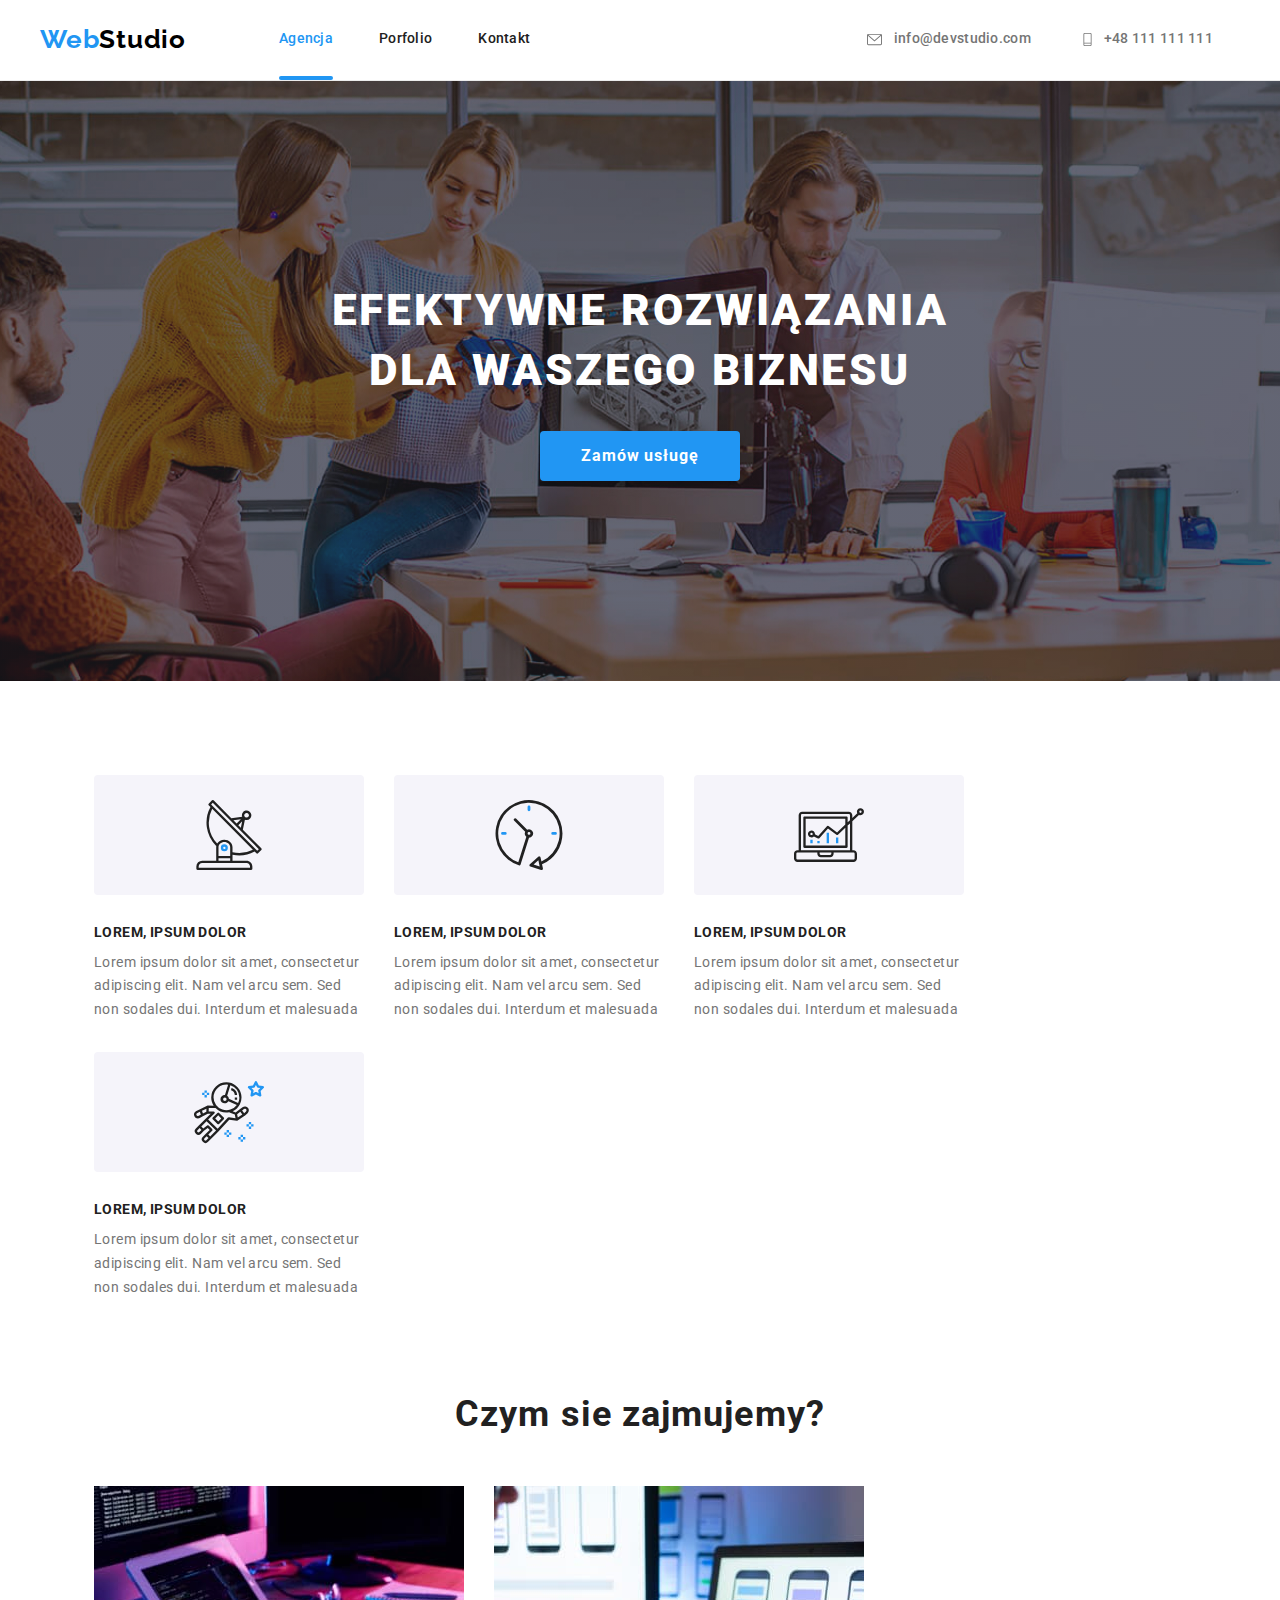
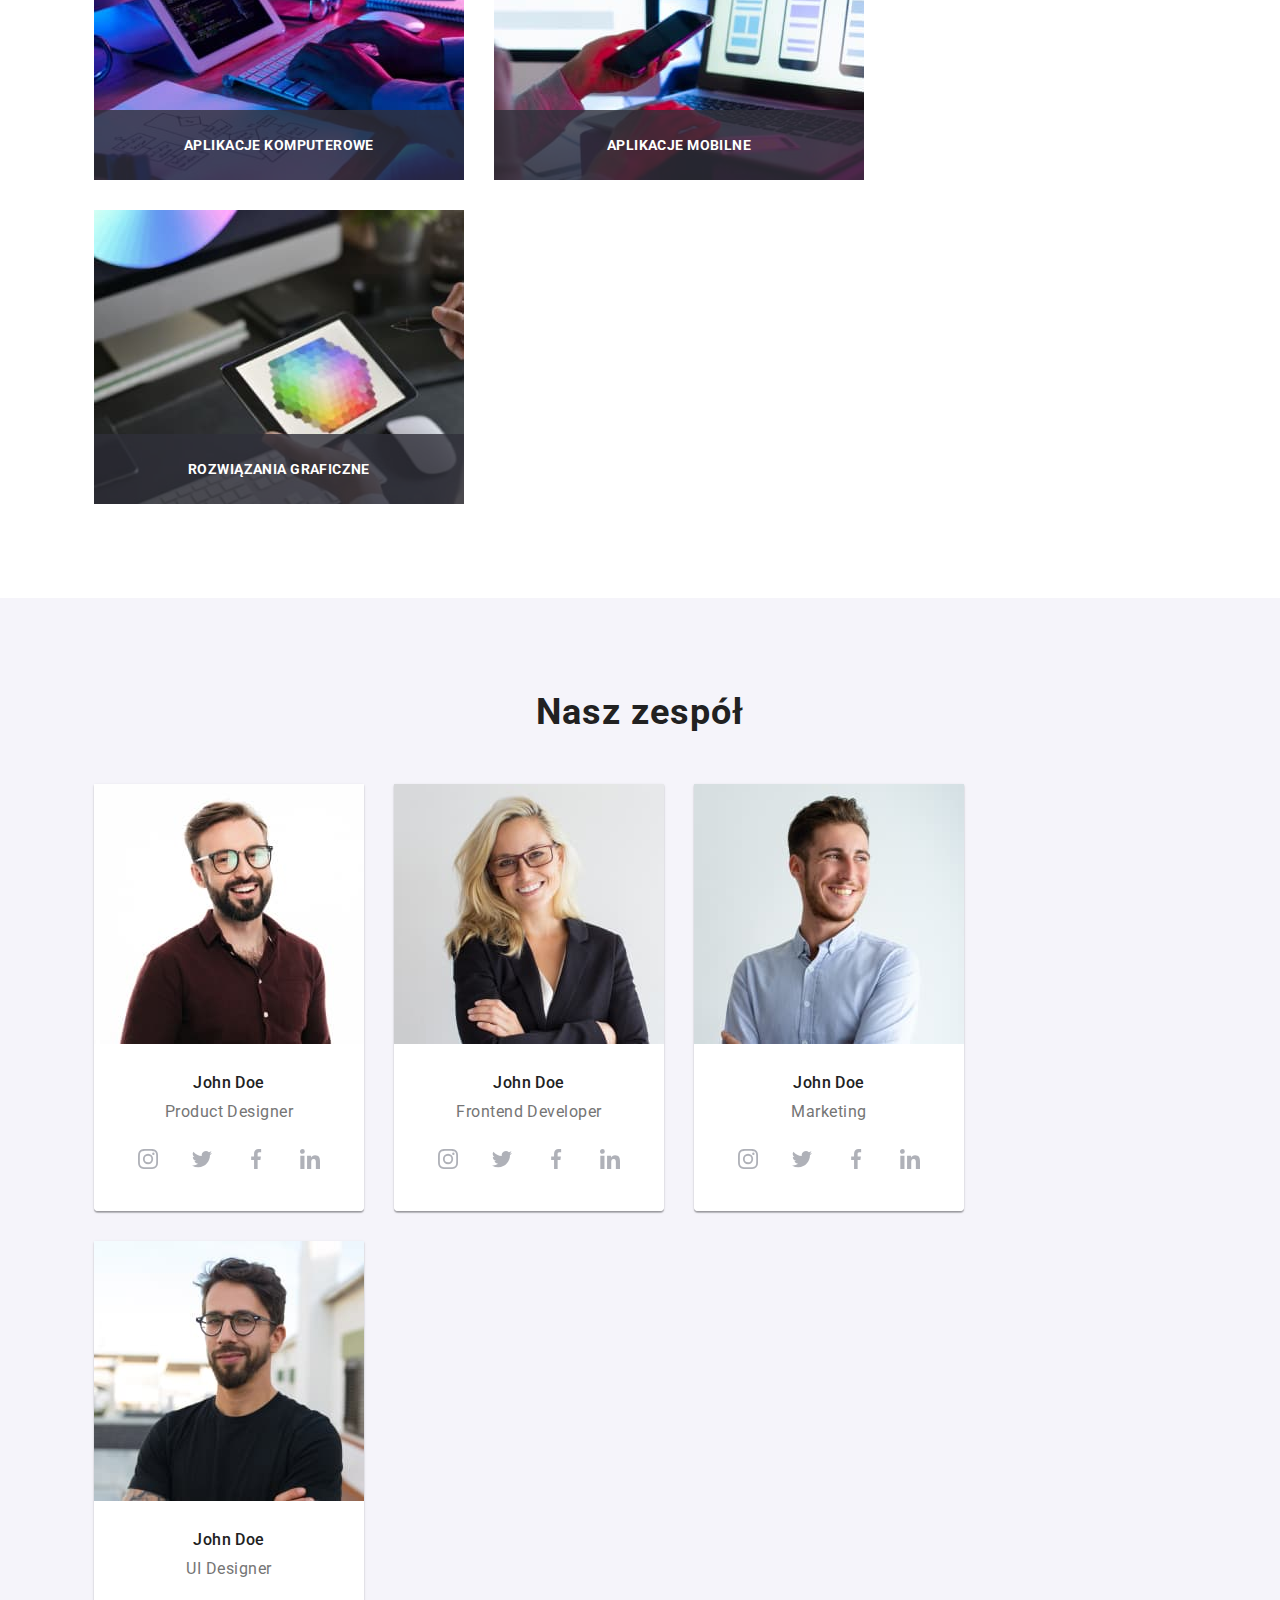
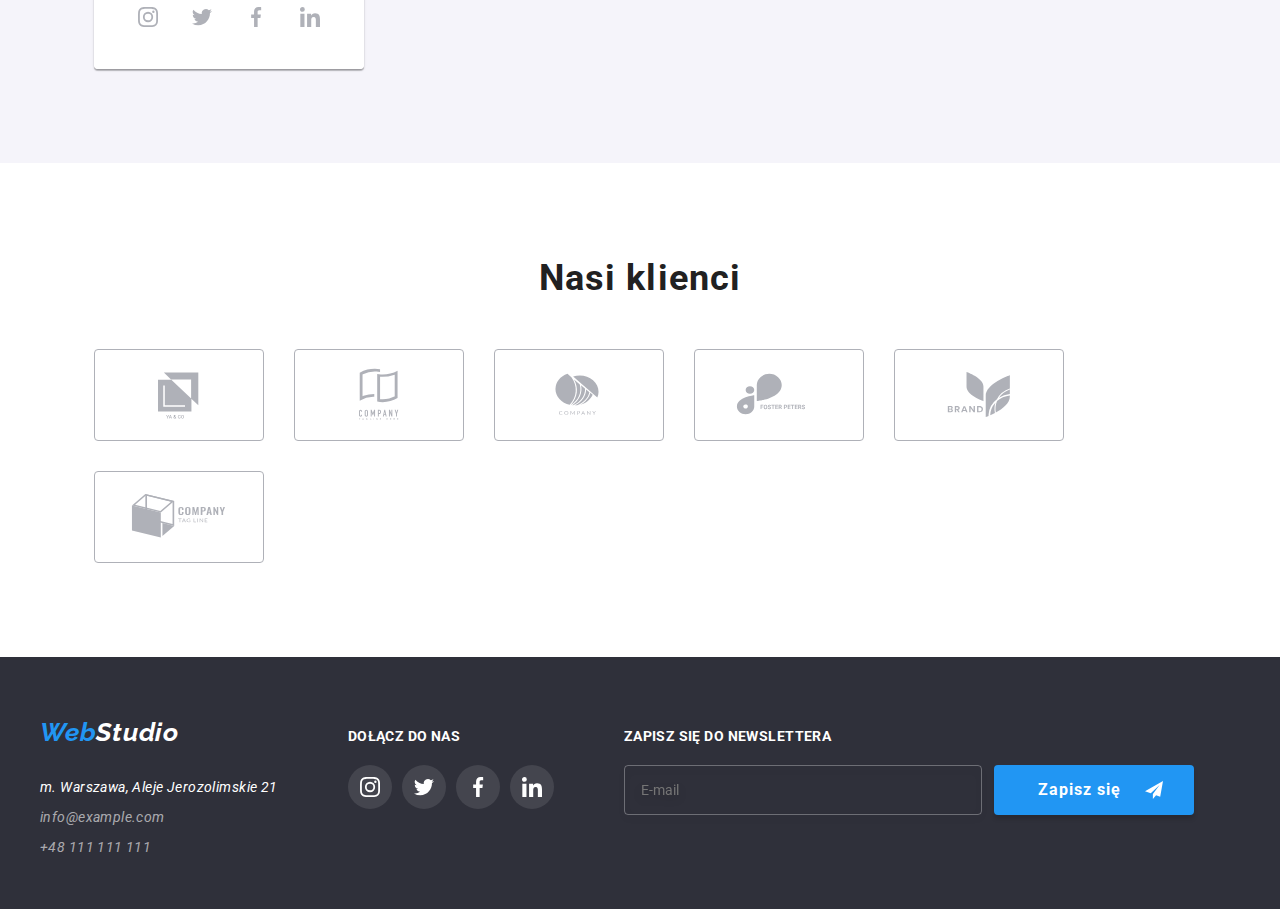
<file: index.html>
<!DOCTYPE html>
<html lang="pl">
  <head>
    <meta charset="utf-8" />
    <link href="css/modern-normalize.css" rel="stylesheet" />
    <link rel="preconnect" href="https://fonts.googleapis.com" />
    <link rel="preconnect" href="https://fonts.gstatic.com" crossorigin />
    <link
      href="https://fonts.googleapis.com/css2?family=Raleway:wght@700&family=Roboto:wght@400;500;700;900&display=swap"
      rel="stylesheet"
    />
    <link href="css/styles.css" rel="stylesheet" />
    <title>Studio</title>
  </head>
  <body>
    <header class="page-header">
      <div class="container">
        <div class="logo-nav">
          <a href="index.html" class="link logo"
            ><span class="web">Web</span>Studio</a
          >
          <nav class="nav">
            <a href="index.html" class="link current-page">Agencja</a>
            <a href="portfolio.html" class="link">Porfolio</a>
            <a href="" class="link">Kontakt</a>
          </nav>
        </div>
        <div class="mail-phone">
          <a href="mailto:info@devstudio.com" class="link header-mail">
            <svg width="19" height="15" class="icons envelope">
              <use href="images/icons.svg#icon-envelope"></use>
            </svg>
            info@devstudio.com
          </a>

          <a href="tel:+48111111111" class="link header-phone">
            <svg width="13" height="19" class="icons smartphone">
              <use href="images/icons.svg#icon-smartphone"></use>
            </svg>
            <span class="phone"> +48 111 111 111 </span>
          </a>
        </div>
      </div>
    </header>
    <main class="main-studio">
      <div class="main-background">
        <div class="container">
          <h1 class="main-head">EFEKTYWNE ROZWIĄZANIA DLA WASZEGO BIZNESU</h1>
          <button type="button" class="button button-studio" data-modal-open>
            Zamów usługę
          </button>
        </div>
      </div>
    </main>
    <section class="lorem-work section">
      <div class="container">
        <ul class="list">
          <li>
            <div class="icon-block">
              <svg width="70" height="70" class="icons">
                <use href="images/icons.svg#icon-antenna-1"></use>
              </svg>
            </div>
            <h3 class="title">Lorem, ipsum dolor</h3>
            <p class="description">
              Lorem ipsum dolor sit amet, consectetur adipiscing elit. Nam vel
              arcu sem. Sed non sodales dui. Interdum et malesuada
            </p>
          </li>
          <li>
            <div class="icon-block">
              <svg width="70" height="70" class="icons">
                <use href="images/icons.svg#icon-clock-1"></use>
              </svg>
            </div>
            <h3 class="title">Lorem, ipsum dolor</h3>
            <p class="description">
              Lorem ipsum dolor sit amet, consectetur adipiscing elit. Nam vel
              arcu sem. Sed non sodales dui. Interdum et malesuada
            </p>
          </li>
          <li>
            <div class="icon-block">
              <svg width="70" height="70" class="icons">
                <use href="images/icons.svg#icon-diagram-1"></use>
              </svg>
            </div>
            <h3 class="title">Lorem, ipsum dolor</h3>
            <p class="description">
              Lorem ipsum dolor sit amet, consectetur adipiscing elit. Nam vel
              arcu sem. Sed non sodales dui. Interdum et malesuada
            </p>
          </li>
          <li>
            <div class="icon-block">
              <svg width="70" height="70" class="icons">
                <use href="images/icons.svg#icon-astronaut-1"></use>
              </svg>
            </div>
            <h3 class="title">Lorem, ipsum dolor</h3>
            <p class="description">
              Lorem ipsum dolor sit amet, consectetur adipiscing elit. Nam vel
              arcu sem. Sed non sodales dui. Interdum et malesuada
            </p>
          </li>
        </ul>
        <h2 class="work-head">Czym sie zajmujemy?</h2>
        <ul class="list">
          <li class="work-list-item">
            <span class="work-image-description">Aplikacje komputerowe</span>
            <img
              src="images/work1.jpg"
              alt="Programista pracuje przy biurku"
              width="370"
              height="294"
            />
          </li>
          <li class="work-list-item">
            <span class="work-image-description">Aplikacje mobilne</span>
            <img
              src="images/work2.jpg"
              alt="'Designer tworzy aplikacje mobilna'"
              width="370"
              height="294"
            />
          </li>
          <li class="work-list-item">
            <span class="work-image-description">Rozwiązania graficzne</span>
            <img
              src="images/work3.jpg"
              alt="Designer pracujacy z paleta kolorow na tablecie"
              width="370"
              height="294"
            />
          </li>
        </ul>
      </div>
    </section>
    <section class="team section">
      <div class="container">
        <h2 class="team-head">Nasz zespół</h2>
        <ul class="list">
          <li>
            <figure class="team-card">
              <img
                src="images/team1doe.jpg"
                alt="Zdjecie Jhona Doe"
                width="270"
                height="260"
              />
              <figcaption class="team-description">
                <p class="team-name">John Doe</p>
                <p class="team-job">Product Designer</p>
                <div class="social-icons">
                  <a href="" class="link socials">
                    <svg width="20" height="20" class="icons">
                      <use href="images/icons.svg#icon-instagram-2"></use>
                    </svg>
                  </a>
                  <a href="" class="link socials">
                    <svg width="20" height="20" class="icons">
                      <use href="images/icons.svg#icon-twitter-1"></use>
                    </svg>
                  </a>
                  <a href="" class="link socials">
                    <svg width="20" height="20" class="icons">
                      <use href="images/icons.svg#icon-facebook-1"></use>
                    </svg>
                  </a>
                  <a href="" class="link socials">
                    <svg width="20" height="20" class="icons">
                      <use href="images/icons.svg#icon-linkedin-1"></use>
                    </svg>
                  </a>
                </div>
              </figcaption>
            </figure>
          </li>
          <li>
            <figure class="team-card">
              <img
                src="images/team2doe.jpg"
                alt="Zdjecie Jhona Doe (wersja zenska)"
                width="270"
                height="260"
              />
              <figcaption class="team-description">
                <p class="team-name">John Doe</p>
                <p class="team-job">Frontend Developer</p>
                <div class="social-icons">
                  <a href="" class="link socials">
                    <svg width="20" height="20" class="icons">
                      <use href="images/icons.svg#icon-instagram-2"></use>
                    </svg>
                  </a>
                  <a href="" class="link socials">
                    <svg width="20" height="20" class="icons">
                      <use href="images/icons.svg#icon-twitter-1"></use>
                    </svg>
                  </a>
                  <a href="" class="link socials">
                    <svg width="20" height="20" class="icons">
                      <use href="images/icons.svg#icon-facebook-1"></use>
                    </svg>
                  </a>
                  <a href="" class="link socials">
                    <svg width="20" height="20" class="icons">
                      <use href="images/icons.svg#icon-linkedin-1"></use>
                    </svg>
                  </a>
                </div>
              </figcaption>
            </figure>
          </li>
          <li>
            <figure class="team-card">
              <img
                src="images/team3doe.jpg"
                alt="Zdjecie Jhona Doe"
                width="270"
                height="260"
              />
              <figcaption class="team-description">
                <p class="team-name">John Doe</p>
                <p class="team-job">Marketing</p>
                <div class="social-icons">
                  <a href="" class="link socials">
                    <svg width="20" height="20" class="icons">
                      <use href="images/icons.svg#icon-instagram-2"></use>
                    </svg>
                  </a>
                  <a href="" class="link socials">
                    <svg width="20" height="20" class="icons">
                      <use href="images/icons.svg#icon-twitter-1"></use>
                    </svg>
                  </a>
                  <a href="" class="link socials">
                    <svg width="20" height="20" class="icons">
                      <use href="images/icons.svg#icon-facebook-1"></use>
                    </svg>
                  </a>
                  <a href="" class="link socials">
                    <svg width="20" height="20" class="icons">
                      <use href="images/icons.svg#icon-linkedin-1"></use>
                    </svg>
                  </a>
                </div>
              </figcaption>
            </figure>
          </li>
          <li>
            <figure class="team-card">
              <img
                src="images/team4doe.jpg"
                alt="Zdjecie Jhona Doe"
                width="270"
                height="260"
              />
              <figcaption class="team-description">
                <p class="team-name">John Doe</p>
                <p class="team-job">UI Designer</p>
                <div class="social-icons">
                  <a href="" class="link socials">
                    <svg width="20" height="20" class="icons">
                      <use href="images/icons.svg#icon-instagram-2"></use>
                    </svg>
                  </a>
                  <a href="" class="link socials">
                    <svg width="20" height="20" class="icons">
                      <use href="images/icons.svg#icon-twitter-1"></use>
                    </svg>
                  </a>
                  <a href="" class="link socials">
                    <svg width="20" height="20" class="icons">
                      <use href="images/icons.svg#icon-facebook-1"></use>
                    </svg>
                  </a>
                  <a href="" class="link socials">
                    <svg width="20" height="20" class="icons">
                      <use href="images/icons.svg#icon-linkedin-1"></use>
                    </svg>
                  </a>
                </div>
              </figcaption>
            </figure>
          </li>
        </ul>
      </div>
    </section>
    <section class="clients section">
      <div class="container">
        <h2 class="clients-head">Nasi klienci</h2>
        <div class="client-list">
          <ul class="list">
            <li>
              <a href="" class="link client-logo">
                <svg width="106" height="60" class="icons">
                  <use href="images/icons.svg#icon-client1"></use>
                </svg>
              </a>
            </li>
            <li>
              <a href="" class="link client-logo">
                <svg width="106" height="60" class="icons">
                  <use href="images/icons.svg#icon-client2"></use>
                </svg>
              </a>
            </li>
            <li>
              <a href="" class="link client-logo">
                <svg width="106" height="60" class="icons">
                  <use href="images/icons.svg#icon-client3"></use>
                </svg>
              </a>
            </li>
            <li>
              <a href="" class="link client-logo">
                <svg width="106" height="60" class="icons">
                  <use href="images/icons.svg#icon-client4"></use>
                </svg>
              </a>
            </li>
            <li>
              <a href="" class="link client-logo">
                <svg width="106" height="60" class="icons">
                  <use href="images/icons.svg#icon-client5"></use>
                </svg>
              </a>
            </li>
            <li>
              <a href="" class="link client-logo">
                <svg width="106" height="60" class="icons">
                  <use href="images/icons.svg#icon-client6"></use>
                </svg>
              </a>
            </li>
          </ul>
        </div>
      </div>
    </section>
    <footer class="page-footer">
      <div class="container">
        <address class="foot-adress">
          <ul class="list">
            <li>
              <a href="index.html" class="link logo"
                ><span class="web">Web</span>Studio</a
              >
            </li>
            <li>m. Warszawa, Aleje Jerozolimskie 21</li>
            <li>
              <a href="mailto:info@example.com" class="link footer-mail"
                >info@example.com</a
              >
            </li>
            <li>
              <a href="tel:+48111111111" class="link footer-phone"
                >+48 111 111 111</a
              >
            </li>
          </ul>
        </address>
        <div class="footer-socials">
          <h3 class="connect-header">dołącz do nas</h3>
          <div class="social-icons">
            <a href="" class="link socials">
              <svg width="20" height="20" class="icons">
                <use href="images/icons.svg#icon-instagram-2"></use>
              </svg>
            </a>
            <a href="" class="link socials">
              <svg width="20" height="20" class="icons">
                <use href="images/icons.svg#icon-twitter-1"></use>
              </svg>
            </a>
            <a href="" class="link socials">
              <svg width="20" height="20" class="icons">
                <use href="images/icons.svg#icon-facebook-1"></use>
              </svg>
            </a>
            <a href="" class="link socials">
              <svg width="20" height="20" class="icons">
                <use href="images/icons.svg#icon-linkedin-1"></use>
              </svg>
            </a>
          </div>
        </div>
        <div class="newsletter">
          <h3 class="newsletter-header">Zapisz się do newslettera</h3>
          <form class="newsletter-form">
            <label>
              <input
                type="text"
                name="newsletter-email"
                placeholder="E-mail"
                class="newsletter-field"
              />
            </label>
            <button type="submit" class="button button-form">
              <span>Zapisz się</span>
              <svg width="18" height="18" class="icons">
                <use href="./images/icons.svg#icon-send"></use>
              </svg>
            </button>
          </form>
        </div>
      </div>
    </footer>

    <div class="backdrop is-hidden" data-modal>
      <div class="modal">
        <button type="button" class="button close-button" data-modal-close>
          X
        </button>
        <form name="order_form" autocomplete="on" class="form">
          <p class="modal-header">Zostaw swoje dane w formularzu poniżej</p>
          <div class="modal-text-fields">
            <!-- Name form -->
            <label for="name" class="label-header">Imię</label>
            <div class="icon-field">
              <input type="text" name="client-name" id="name" class="field" />
              <svg width="18" height="18" class="icons icon-person">
                <use href="./images/icons.svg#icon-person"></use>
              </svg>
            </div>
            <!-- Phone form -->
            <label for="phone" class="label-header">Telefon</label>
            <div class="icon-field">
              <input type="tel" name="client-phone" id="phone" class="field" />
              <svg width="18" height="18" class="icons">
                <use href="./images/icons.svg#icon-phone"></use>
              </svg>
            </div>
            <!-- E-mail form -->
            <label for="email" class="label-header">Email</label>
            <div class="icon-field">
              <input
                type="email"
                name="client-email"
                id="email"
                class="field"
              />
              <svg width="18" height="18" class="icons">
                <use href="./images/icons.svg#icon-email"></use>
              </svg>
            </div>
            <!-- Comment form -->
            <label for="comment" class="label-header">Komentarz</label>
            <div class="icon-field">
              <textarea
                name="client-comment"
                rows="5"
                id="comment"
                placeholder="Wprowadź tekst"
                class="field field-area"
              ></textarea>
            </div>
          </div>
          <!-- Terms form -->
          <div class="check-form">
            <input
              id="terms"
              type="checkbox"
              name="client-terms-accept"
              value="terms-accept"
              class="form-checkbox"
            />
            <!-- icon check -->
            <svg width="16" height="15" class="icon-check">
              <use href="./images/icons.svg#icon-check"></use>
            </svg>
            <!-- icon uncheck -->
            <svg width="16" height="15" class="icon-uncheck">
              <use href="./images/icons.svg#icon-uncheck"></use>
            </svg>
            <label for="terms" class="label-terms">
              Oświadczam iż akceptuję&nbsp;
              <a href="">Regulamin</a>&nbsp;i&nbsp;
              <a href="">Politykę Prywatności</a>.
            </label>
          </div>
          <button type="submit" class="button button-form">Wyślij</button>
        </form>
      </div>
    </div>

    <script src="./js/modal.js"></script>
  </body>
</html>
</file>
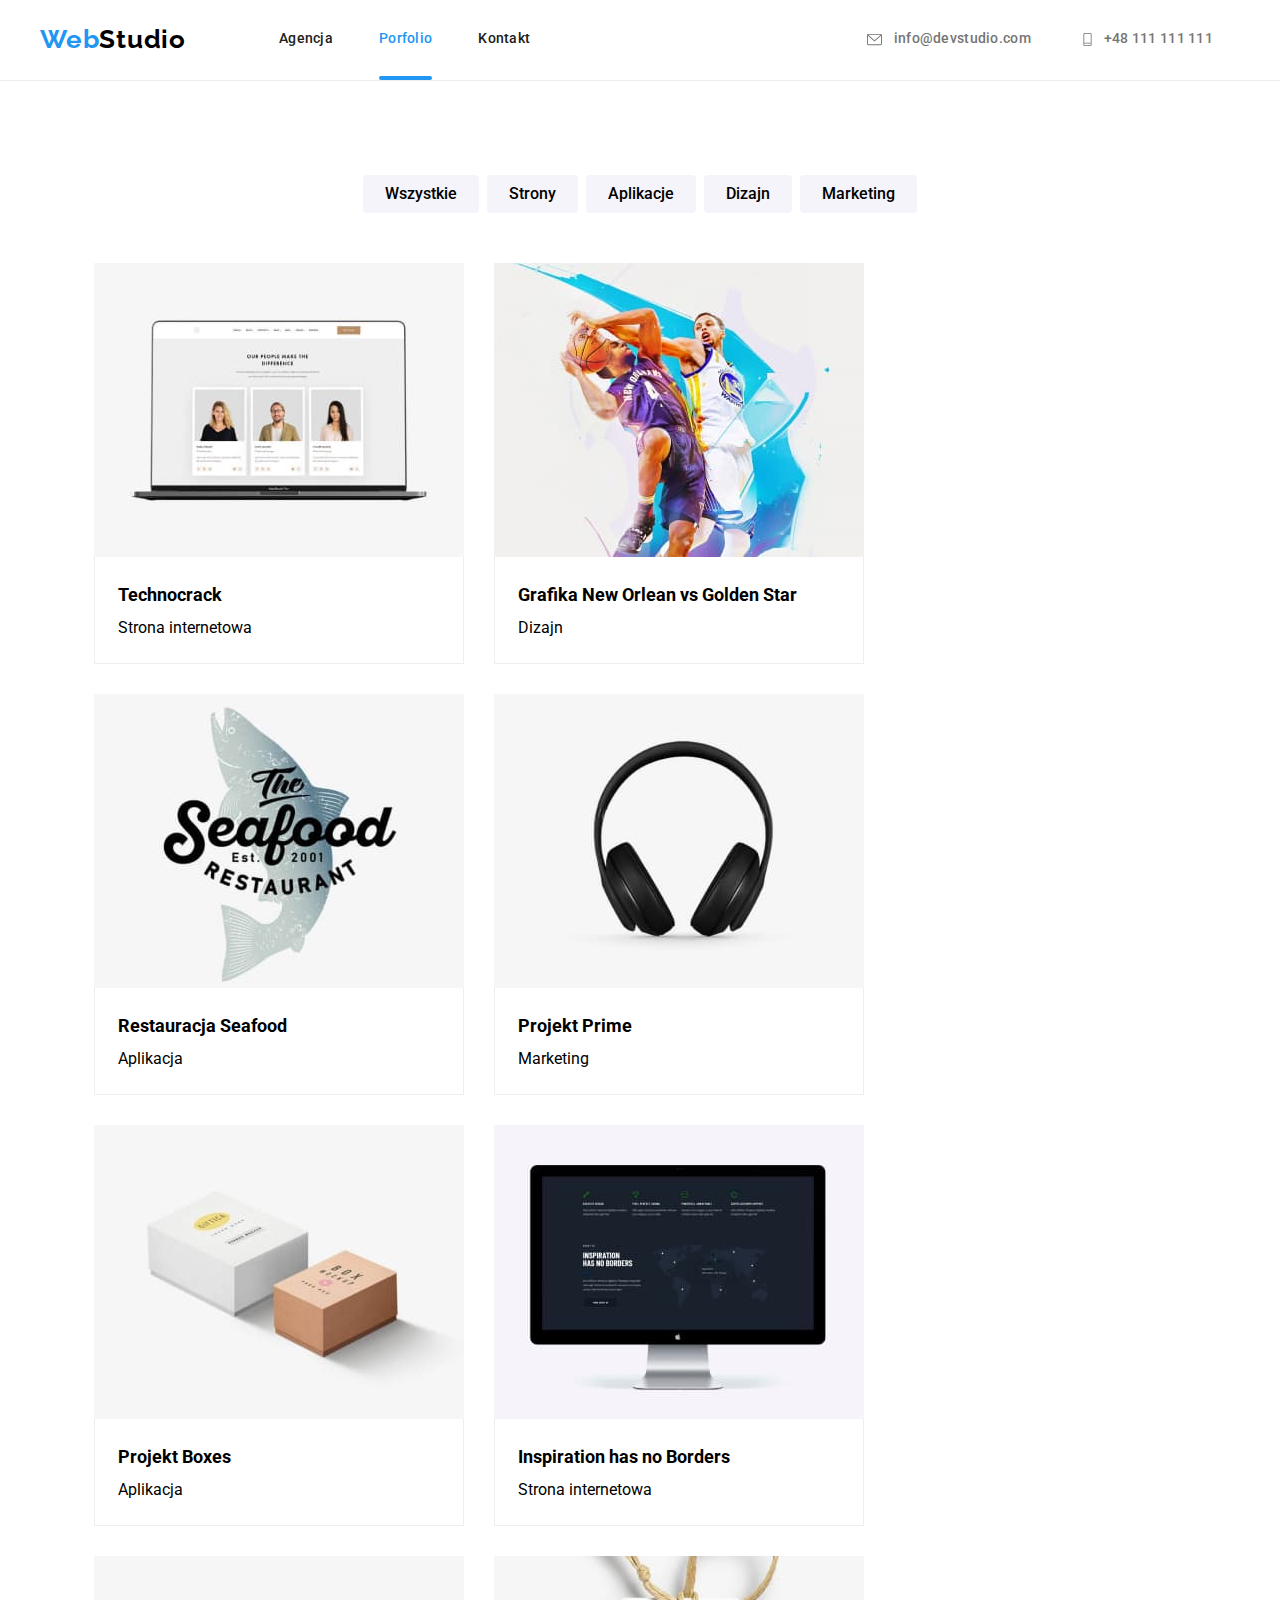
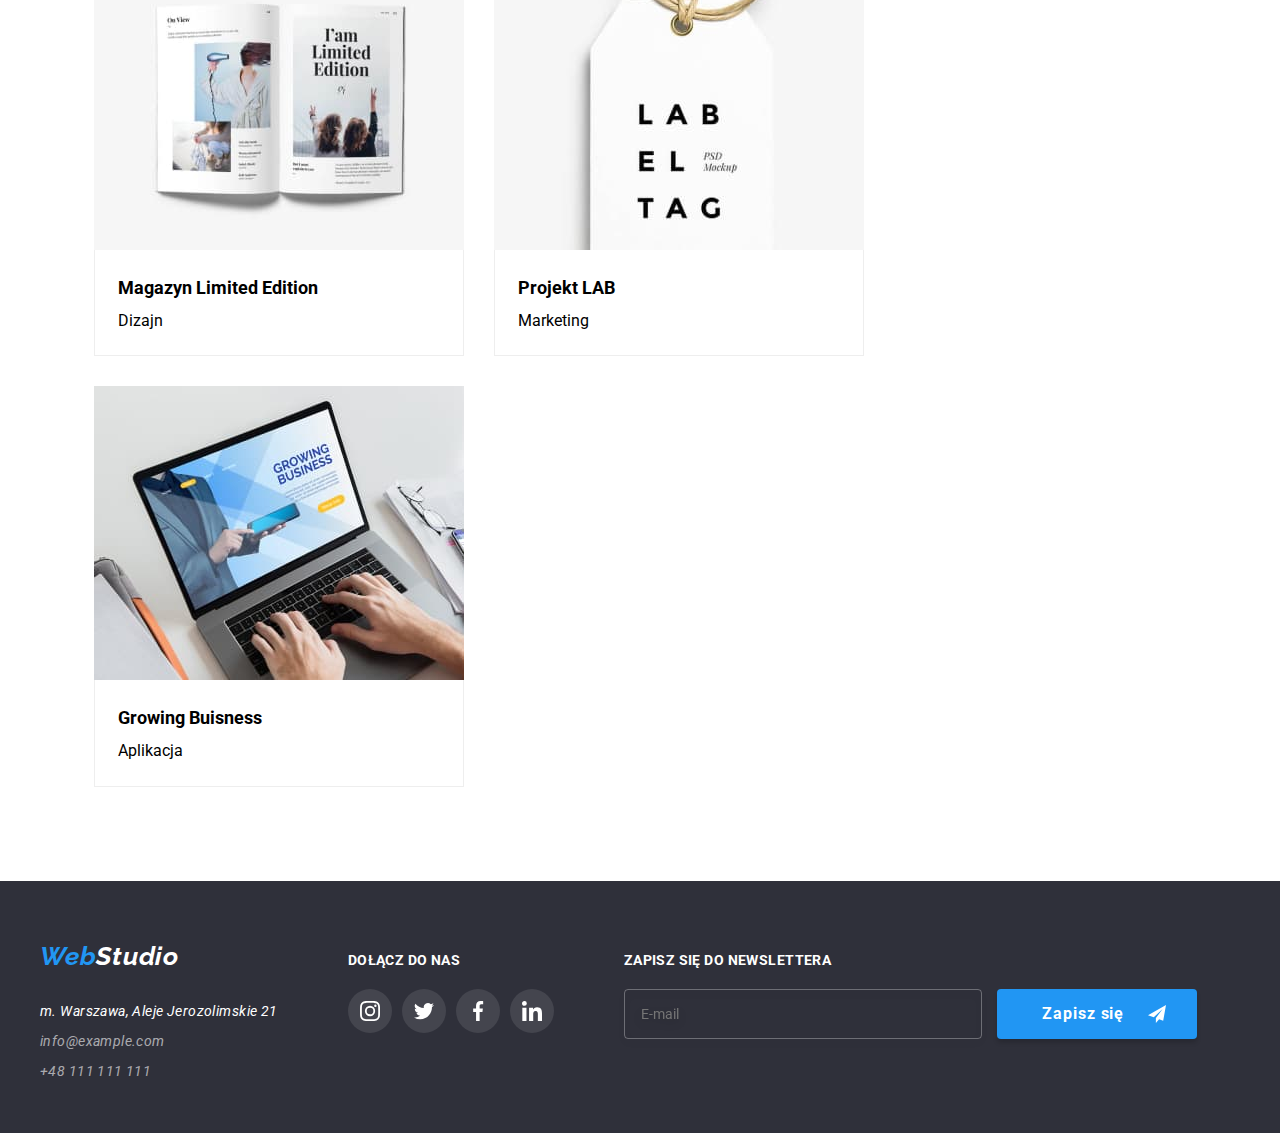
<file: portfolio.html>
<!DOCTYPE html>
<html lang="pl">
  <head>
    <meta charset="utf-8" />
    <link href="css/modern-normalize.css" rel="stylesheet" />
    <link rel="preconnect" href="https://fonts.googleapis.com" />
    <link rel="preconnect" href="https://fonts.gstatic.com" crossorigin />
    <link
      href="https://fonts.googleapis.com/css2?family=Raleway:wght@700&family=Roboto:wght@400;500;700;900&display=swap"
      rel="stylesheet"
    />
    <link href="css/styles.css" rel="stylesheet" />
    <title>Portfolio</title>
  </head>
  <body>
    <header class="page-header">
      <div class="container">
        <div class="logo-nav">
          <a href="index.html" class="link logo"
            ><span class="web">Web</span>Studio</a
          >
          <nav class="nav">
            <a href="index.html" class="link">Agencja</a>
            <a href="portfolio.html" class="link current-page">Porfolio</a>
            <a href="" class="link">Kontakt</a>
          </nav>
        </div>
        <div class="mail-phone">
          <a href="mailto:info@devstudio.com" class="link header-mail">
            <svg width="19" height="15" class="icons envelope">
              <use href="images/icons.svg#icon-envelope"></use>
            </svg>
            info@devstudio.com
          </a>

          <a href="tel:+48111111111" class="link header-phone">
            <svg width="13" height="19" class="icons smartphone">
              <use href="images/icons.svg#icon-smartphone"></use>
            </svg>
            <span class="phone"> +48 111 111 111 </span>
          </a>
        </div>
      </div>
    </header>
    <main class="section">
      <div class="container">
        <div class="portfolio-buttons">
          <ul class="list">
            <li>
              <button type="button" class="button button-portfolio">
                Wszystkie
              </button>
            </li>
            <li>
              <button type="button" class="button button-portfolio">
                Strony
              </button>
            </li>
            <li>
              <button type="button" class="button button-portfolio">
                Aplikacje
              </button>
            </li>
            <li>
              <button type="button" class="button button-portfolio">
                Dizajn
              </button>
            </li>
            <li>
              <button type="button" class="button button-portfolio">
                Marketing
              </button>
            </li>
          </ul>
        </div>
        <div class="portfolio-block">
          <ul class="list">
            <li class="list-card">
              <a href="" class="link">
                <figure class="portfolio-card">
                  <img
                    src="images/technocrack.jpg"
                    alt="Laptop wyświetlający stronę internetową Technocrack"
                    width="370"
                    height="294"
                  />
                  <div class="portfolio-image-description">
                    Technocrack jest popularną platformą wykorzystywaną do
                    rozpowszechniania koronawirusa. Firmy wykorzystują tę
                    platformę do celów szpiegowskich i ataków na
                    niezabezpieczone serwery konkurencji
                  </div>
                  <figcaption class="portfolio-description">
                    <p class="portfolio-title">Technocrack</p>
                    <p class="portfolio-type">Strona internetowa</p>
                  </figcaption>
                </figure>
              </a>
            </li>
            <li class="card">
              <a href="" class="link">
                <figure class="portfolio-card">
                  <img
                    src="images/basketballGraphics.jpg"
                    alt="Grafika grających przeciwko sobie koszykarza New Orlean przeciwko koszykarza Golden Star"
                    width="370"
                    height="294"
                  />
                  <div class="portfolio-image-description">
                    Technocrack jest popularną platformą wykorzystywaną do
                    rozpowszechniania koronawirusa. Firmy wykorzystują tę
                    platformę do celów szpiegowskich i ataków na
                    niezabezpieczone serwery konkurencji
                  </div>
                  <figcaption class="portfolio-description">
                    <p class="portfolio-title">
                      Grafika New Orlean vs Golden Star
                    </p>
                    <p class="portfolio-type">Dizajn</p>
                  </figcaption>
                </figure>
              </a>
            </li>
            <li class="card">
              <a href="" class="link">
                <figure class="portfolio-card">
                  <img
                    src="images/restaurantSeaFood.jpg"
                    alt="Logo restauracji Seafood"
                    width="370"
                    height="294"
                  />
                  <div class="portfolio-image-description">
                    Technocrack jest popularną platformą wykorzystywaną do
                    rozpowszechniania koronawirusa. Firmy wykorzystują tę
                    platformę do celów szpiegowskich i ataków na
                    niezabezpieczone serwery konkurencji
                  </div>
                  <figcaption class="portfolio-description">
                    <p class="portfolio-title">Restauracja Seafood</p>
                    <p class="portfolio-type">Aplikacja</p>
                  </figcaption>
                </figure>
              </a>
            </li>
            <li class="card">
              <a href="" class="link">
                <figure class="portfolio-card">
                  <img
                    src="images/primeProject.jpg"
                    alt="Słuchawki nauszne"
                    width="370"
                    height="294"
                  />
                  <div class="portfolio-image-description">
                    Technocrack jest popularną platformą wykorzystywaną do
                    rozpowszechniania koronawirusa. Firmy wykorzystują tę
                    platformę do celów szpiegowskich i ataków na
                    niezabezpieczone serwery konkurencji
                  </div>
                  <figcaption class="portfolio-description">
                    <p class="portfolio-title">Projekt Prime</p>
                    <p class="portfolio-type">Marketing</p>
                  </figcaption>
                </figure>
              </a>
            </li>
            <li class="card">
              <a href="" class="link">
                <figure class="portfolio-card">
                  <img
                    src="images/boxesProject.jpg"
                    alt="Białe pudełko z logiem Giftica leży obok mniejszego, jasnobrązowego pudełka z logiem Box Mockup"
                    width="370"
                    height="294"
                  />
                  <div class="portfolio-image-description">
                    Technocrack jest popularną platformą wykorzystywaną do
                    rozpowszechniania koronawirusa. Firmy wykorzystują tę
                    platformę do celów szpiegowskich i ataków na
                    niezabezpieczone serwery konkurencji
                  </div>
                  <figcaption class="portfolio-description">
                    <p class="portfolio-title">Projekt Boxes</p>
                    <p class="portfolio-type">Aplikacja</p>
                  </figcaption>
                </figure>
              </a>
            </li>
            <li class="card">
              <a href="" class="link">
                <figure class="portfolio-card">
                  <img
                    src="images/inspirationWebside.jpg"
                    alt="Komputer All in One firmy Apple wyświetlający stronę internetową Inspiration has no Borders"
                    width="370"
                    height="294"
                  />
                  <div class="portfolio-image-description">
                    Technocrack jest popularną platformą wykorzystywaną do
                    rozpowszechniania koronawirusa. Firmy wykorzystują tę
                    platformę do celów szpiegowskich i ataków na
                    niezabezpieczone serwery konkurencji
                  </div>
                  <figcaption class="portfolio-description">
                    <p class="portfolio-title">Inspiration has no Borders</p>
                    <p class="portfolio-type">Strona internetowa</p>
                  </figcaption>
                </figure>
              </a>
            </li>
            <li class="card">
              <a href="" class="link">
                <figure class="portfolio-card">
                  <img
                    src="images/LE-Magazine.jpg"
                    alt="Otwarte czasopismo z nagłówkiem I am Limited Edition"
                    width="370"
                    height="294"
                  />
                  <div class="portfolio-image-description">
                    Technocrack jest popularną platformą wykorzystywaną do
                    rozpowszechniania koronawirusa. Firmy wykorzystują tę
                    platformę do celów szpiegowskich i ataków na
                    niezabezpieczone serwery konkurencji
                  </div>
                  <figcaption class="portfolio-description">
                    <p class="portfolio-title">Magazyn Limited Edition</p>
                    <p class="portfolio-type">Dizajn</p>
                  </figcaption>
                </figure>
              </a>
            </li>
            <li class="card">
              <a href="" class="link">
                <figure class="portfolio-card">
                  <img
                    src="images/labProject.jpg"
                    alt="Etykieta z napisem Label Tag"
                    width="370"
                    height="294"
                  />
                  <div class="portfolio-image-description">
                    Technocrack jest popularną platformą wykorzystywaną do
                    rozpowszechniania koronawirusa. Firmy wykorzystują tę
                    platformę do celów szpiegowskich i ataków na
                    niezabezpieczone serwery konkurencji
                  </div>
                  <figcaption class="portfolio-description">
                    <p class="portfolio-title">Projekt LAB</p>
                    <p class="portfolio-type">Marketing</p>
                  </figcaption>
                </figure>
              </a>
            </li>
            <li class="card">
              <a href="" class="link">
                <figure class="portfolio-card">
                  <img
                    src="images/buisnessesApp.jpg"
                    alt="Człowiek korzystający z aplikacji Growing Buisness na laptopie"
                    width="370"
                    height="294"
                  />
                  <div class="portfolio-image-description">
                    Technocrack jest popularną platformą wykorzystywaną do
                    rozpowszechniania koronawirusa. Firmy wykorzystują tę
                    platformę do celów szpiegowskich i ataków na
                    niezabezpieczone serwery konkurencji
                  </div>
                  <figcaption class="portfolio-description">
                    <p class="portfolio-title">Growing Buisness</p>
                    <p class="portfolio-type">Aplikacja</p>
                  </figcaption>
                </figure>
              </a>
            </li>
          </ul>
        </div>
      </div>
    </main>
    <footer class="page-footer">
      <div class="container">
        <address class="foot-adress">
          <ul class="list">
            <li>
              <a href="index.html" class="link logo"
                ><span class="web">Web</span>Studio</a
              >
            </li>
            <li>m. Warszawa, Aleje Jerozolimskie 21</li>
            <li>
              <a href="mailto:info@example.com" class="link footer-mail"
                >info@example.com</a
              >
            </li>
            <li>
              <a href="tel:+48111111111" class="link footer-phone"
                >+48 111 111 111</a
              >
            </li>
          </ul>
        </address>
        <div class="footer-socials">
          <h3 class="connect-header">dołącz do nas</h3>
          <div class="social-icons">
            <a href="" class="link socials">
              <svg width="20" height="20" class="icons">
                <use href="images/icons.svg#icon-instagram-2"></use>
              </svg>
            </a>
            <a href="" class="link socials">
              <svg width="20" height="20" class="icons">
                <use href="images/icons.svg#icon-twitter-1"></use>
              </svg>
            </a>
            <a href="" class="link socials">
              <svg width="20" height="20" class="icons">
                <use href="images/icons.svg#icon-facebook-1"></use>
              </svg>
            </a>
            <a href="" class="link socials">
              <svg width="20" height="20" class="icons">
                <use href="images/icons.svg#icon-linkedin-1"></use>
              </svg>
            </a>
          </div>
        </div>
        <div class="newsletter">
          <h3 class="newsletter-header">Zapisz się do newslettera</h3>
          <form class="newsletter-form">
            <label>
              <input
                type="text"
                name="newsletter-email"
                placeholder="E-mail"
                class="newsletter-field"
              />
              <button type="submit" class="button button-form">
                <span>Zapisz się</span>
                <svg width="18" height="18" class="icons">
                  <use href="./images/icons.svg#icon-send"></use>
                </svg>
              </button>
            </label>
          </form>
        </div>
      </div>
    </footer>
  </body>
</html>
</file>
<file: css/styles.css>
:root {
  --main-color: #212121;
  --second-color: #757575;
  --functional-color: #2196f3;
  --background-color: #e5e5e5;
  --second-background-color: #f5f4fa;
  --third-backgroud-color: #2f303a;
  --black-color: #000000;
  --white-color: #ffffff;
  --footer-mail-phone-color: rgba(256, 256, 256, 0.6);
  --border-color-one: #ececec;
  --border-color-two: #eeeeee;
  --icons-color-one: #afb1b8;
  --icons-background-footer: rgba(255, 255, 255, 0.1);
}

body {
  font-family: "Roboto", sans-serif;
  color: var(--main-color);
}

/* RESETING STYLES */

ul {
  display: flex;
  flex-wrap: wrap;
  list-style: none;
  gap: 30px;
  padding: 0;
  margin: 0;
}

h1,
h2,
h3,
p,
figure {
  margin: 0;
}

.button {
  cursor: pointer;
  outline: none;
}

.section {
  padding: 94px;
}

/* CENTERING PAGE */

.container {
  width: 100%;
  max-width: 1200px;
  justify-content: center;
  margin: 0 auto;
}

/* HEADER SECTION */

.logo {
  font-family: Raleway, sans-serif;
  font-weight: 700;
  font-size: 26px;
  line-height: 1.19;
  letter-spacing: 0.03em;
  flex-grow: 1;
}

.page-header {
  font-weight: 500;
  font-size: 14px;
  line-height: 1.14;
  letter-spacing: 0.02em;
  border-bottom: 1px solid var(--border-color-one);
  position: static;
}

.page-header .logo,
.page-header .logo:hover,
.page-header .logo:focus {
  color: var(--black-color);
}

.page-header .header-mail,
.page-header .header-phone {
  color: var(--second-color);
  display: flex;
  flex-wrap: nowrap;
  align-items: center;
  gap: 10px;
}

.page-header .container {
  display: flex;
  justify-content: space-between;
  align-items: center;
  padding-top: 24px;
  padding-bottom: 25px;
}

.logo-nav {
  display: flex;
  justify-content: center;
  align-items: center;
  flex-wrap: nowrap;
  gap: 93px;
}

.logo-nav .nav {
  display: flex;
  align-items: center;
  gap: 46px;
}

.mail-phone {
  display: flex;
  flex-wrap: nowrap;
  gap: 50px;
  padding-right: 27px;
}

/* FOOTER SECTION */

.page-footer {
  background: var(--third-backgroud-color);
  color: var(--white-color);
}
.page-footer .container {
  font-size: 14px;
  line-height: 1.5;
  letter-spacing: 0.03em;
  display: flex;
  flex-wrap: wrap;
  justify-content: flex-start;
  align-items: baseline;
  gap: 70px;
  min-height: 252px;
}
.page-footer .logo,
.page-footer .logo:hover,
.page-footer .logo:focus {
  color: var(--white-color);
}

.web {
  color: var(--functional-color);
}

.page-footer .footer-mail,
.page-footer .footer-phone {
  color: var(--footer-mail-phone-color);
}

.page-footer .container .list {
  display: flex;
  flex-direction: column;
  justify-content: flex-start;
  gap: 9px;
}

.page-footer .container .list li:first-of-type {
  padding-top: 60px;
  padding-bottom: 20px;
}

.connect-header {
  font-style: normal;
  font-weight: 700;
  font-size: 14px;
  line-height: 1.14;
  letter-spacing: 0.03em;
  text-transform: uppercase;
}

.newsletter-header {
  font-weight: 700;
  font-size: 14px;
  line-height: 1.14;
  letter-spacing: 0.03em;
  text-transform: uppercase;
  margin-bottom: 20px;
}

.newsletter-form {
  display: flex;
  flex-wrap: nowrap;
}

.newsletter-field {
  box-sizing: border-box;
  width: 358px;
  height: 50px;
  padding: 15px 16px;
  margin-right: 12px;
  color: rgba(255, 255, 255, 0.6);

  background-color: transparent;
  border: 1px solid rgba(255, 255, 255, 0.3);
  filter: drop-shadow(0px 4px 4px rgba(0, 0, 0, 0.15));
  border-radius: 4px;
}

.newsletter-form .button-form {
  box-sizing: border-box;
  width: 200px;
  height: 50px;
  line-height: 1.875;

  display: inline-flex;
  flex-wrap: nowrap;
  align-items: center;
  justify-content: center;
  gap: 24px;
  padding: 10px 42px;
  padding-right: 28px;

  transition-property: color, background;
  transition-duration: 250ms;
  transition-timing-function: cubic-bezier(0.4, 0, 0.2, 1);
}

/* LINKS */

.link {
  outline: none;
  text-decoration: none;
  color: var(--main-color);

  /* transitions in links */
  transition-property: color;
  transition-duration: 250ms;
  transition-timing-function: cubic-bezier(0.4, 0, 0.2, 1);
}

.link:visited {
  /* reseting color for visited  links */
  color: inherit;
}

.link:hover,
.link:focus {
  color: var(--functional-color);
}

/* MAIN SECTION */

.main-studio {
  background-color: var(--third-backgroud-color);
  color: var(--white-color);
  text-align: center;
  margin: 0 auto;
  width: 100%;
}

.main-background {
  width: 100%;
  background: linear-gradient(
      to top,
      rgba(47, 48, 58, 0.4),
      rgba(47, 48, 58, 0.4)
    ),
    url(../images/background-main.jpg);
  background-position: center;
  background-repeat: no-repeat;
  background-size: 1600px;
}

.main-head {
  font-weight: 900;
  font-size: 44px;
  line-height: 1.36;
  text-transform: uppercase;
  letter-spacing: 0.06em;
  width: 696px;
  margin-bottom: 30px;
}

.button-studio {
  width: 200px;
  height: 50px;
  color: var(--white-color);
  background: var(--functional-color);
  text-align: center;
  font-weight: 700;
  font-size: 16px;
  line-height: 1.87;
  letter-spacing: 0.06em;
  box-shadow: 0px 4px 4px rgba(0, 0, 0, 0.15);
  border-radius: 4px;
  border: none;
  padding: 10px;

  /* transition */
  transition-property: color, background;
  transition-duration: 250ms;
  transition-timing-function: cubic-bezier(0.4, 0, 0.2, 1);
}
.button-studio:hover,
.button-studio:focus {
  color: var(--functional-color);
  background: var(--white-color);
}

.main-studio .container {
  display: flex;
  flex-direction: column;
  justify-content: center;
  align-items: center;
  padding: 200px 0;
}

/* LOREM SECTION */

.lorem-work .title {
  font-weight: 700;
  font-size: 14px;
  line-height: 1.14;
  letter-spacing: 0.03em;
  text-transform: uppercase;
}
.lorem-work .description {
  color: var(--second-color);
  font-size: 14px;
  line-height: 1.71;
  letter-spacing: 0.03em;
  margin-left: 0;
}

.lorem-work .section .container {
  display: flex;
  justify-content: center;
  align-items: center;
}

.lorem-work .title {
  margin-top: 30px;
  margin-bottom: 10px;
}

.lorem-work .work-head {
  margin-top: 94px;
}

.lorem-work .list {
  display: flex;
  gap: 30px;
}

.lorem-work .list li {
  /* making it wrap */
  flex-basis: calc((100% - 90px) / 4);
}

/* WORK SECTION */

.work-head,
.team-head {
  font-size: 36px;
  line-height: 1.16;
  text-align: center;
  letter-spacing: 0.03em;
  margin-bottom: 50px;
}

.work-list-item {
  height: 294px;
  position: relative;
  text-align: center;
}

.work-image-description {
  display: flex;
  justify-content: center;
  align-items: center;

  position: absolute;
  bottom: 0;

  width: 100%;
  height: 70px;
  font-style: normal;
  font-weight: 700;
  font-size: 14px;
  line-height: 16px;
  letter-spacing: 0.03em;
  text-transform: uppercase;
  color: var(--white-color);
  background: rgba(47, 48, 58, 0.8);
}

/* TEAM SECTION */

.team {
  background: var(--second-background-color);
}

.team-description {
  background: var(--white-color);
  padding-top: 30px;
  border-radius: 0px 0px 4px 4px;
}
.team .team-card .team-description .team-name {
  font-weight: 500;
  font-size: 16px;
  line-height: 1.18;
  text-align: center;
  letter-spacing: 0.03em;
  margin-bottom: 10px;
}

.team-description .team-job {
  font-size: 16px;
  color: var(--second-color);
  line-height: 1.18;
  text-align: center;
  letter-spacing: 0.03em;
}

.team-card {
  display: flex;
  flex-direction: column;
  justify-content: center;
  border-radius: 0px 0px 4px 4px;
  box-shadow: 0px 1px 3px rgba(0, 0, 0, 0.12), 0px 1px 1px rgba(0, 0, 0, 0.14),
    0px 2px 1px rgba(0, 0, 0, 0.2);
}

/* CLIENT SECTION */

.clients .clients-head {
  font-weight: 700;
  font-size: 36px;
  line-height: 42px;
  text-align: center;
  letter-spacing: 0.03em;
  padding-bottom: 50px;
}

/* PORTFOLIO PAGE
    PORTFOLIO PAGE
    PORTFOLIO PAGE
*/

.button-portfolio {
  background: var(--second-background-color);
  font-weight: 500;
  font-size: 16px;
  line-height: 1.62;
  border: 0;
  border-radius: 4px;
  padding: 6px 22px;

  /* transiton */

  transition-property: color, background, box-shadow;
  transition-duration: 250ms;
  transition-timing-function: cubic-bezier(0.4, 0, 0.2, 1);
}

.button-portfolio:hover,
.button-portfolio:focus {
  background: var(--functional-color);
  color: var(--white-color);
  box-shadow: 0px 3px 1px rgba(0, 0, 0, 0.1), 0px 1px 2px rgba(0, 0, 0, 0.08),
    0px 2px 2px rgba(0, 0, 0, 0.12);
}

.portfolio-title {
  font-weight: 700;
  font-size: 18px;
  line-height: 2;
  width: 322px;
  color: var(--black-color);
}

.portfolio-type {
  font-size: 16px;
  line-height: 1.87;
  width: 322px;
  color: var(--black-color);
}

.portfolio-buttons .list {
  display: flex;
  gap: 8px;
  justify-content: center;
}

.portfolio-block {
  padding-top: 50px;
}

.portfolio-block .list {
  display: flex;
  flex-wrap: wrap;
  gap: 30px;
}

.portfolio-block .list .list-card {
  flex-basis: calc((100% - 99px) / 3);
}

.portfolio-block .link:hover .portfolio-card,
.portfolio-block .link:focus .portfolio-card {
  color: var(--main-color);
  box-shadow: 0px 1px 1px rgba(0, 0, 0, 0.12), 0px 4px 4px rgba(0, 0, 0, 0.06),
    1px 4px 6px rgba(0, 0, 0, 0.16);
}

.portfolio-card {
  display: flex;
  flex-direction: column;
  justify-content: center;

  position: relative;
  overflow: hidden;

  /* transition */

  transition-property: color, box-shadow;
  transition-duration: 250ms;
  transition-timing-function: cubic-bezier(0.4, 0, 0.2, 1);
}

.portfolio-description {
  background-color: var(--white-color);
  padding: 20px 23px;
  border: 1px solid var(--border-color-two);
  border-top: 0;
  z-index: 2;
}

/* ICONS STYLES
    ICONS STYLES
    ICONS STYLES
*/

.icons {
  /* making all icons inherit color */
  fill: currentColor;
}

/* icons in header */

/* i know those are wrong values
    but with those icons looks like in figma
*/

/* icons in LOREM SECTION */
.icon-block {
  width: 270px;
  height: 120px;
  background-color: var(--second-background-color);
  border-radius: 4px;
  text-align: center;
  padding-top: 25px;
}

/* icons in TEAM CARDS */
.social-icons {
  /* all social icons container making them */
  display: flex;
  flex-wrap: nowrap;
  gap: 10px;
  padding-top: 16px;
  padding-bottom: 30px;
  justify-content: center;
  align-items: center;
}

.footer-socials .social-icons {
  padding-top: 20px;
}

/* every icon will have correct color 
and background as a circle */
.social-icons .socials {
  color: var(--icons-color-one);
  display: flex;
  justify-content: center;
  align-items: center;
  width: 44px;
  height: 44px;
  border-radius: 50%;

  /* transition */

  transition-property: color, background-color;
  transition-duration: 250ms;
  transition-timing-function: cubic-bezier(0.4, 0, 0.2, 1);
}

/* icons in CLIENTS SECTION */

.clients .list .client-logo {
  width: 170px;
  height: 92px;
  border: solid 1px;
  border-color: var(--icons-color-one);
  border-radius: 4px;
  display: flex;
  justify-content: center;
  align-items: center;
  color: var(--icons-color-one);

  /* transition */

  transition-property: color;
  transition-duration: 250ms;
  transition-timing-function: cubic-bezier(0.4, 0, 0.2, 1);
}

.clients .list .client-logo:hover,
.clients .list .client-logo:focus {
  color: var(--functional-color);
  border-color: var(--functional-color);
}

/* icons in FOOTER SECTION */

.footer-socials .socials {
  color: var(--white-color);
  background-color: var(--icons-background-footer);
  display: flex;
  justify-content: center;
  align-items: center;
  width: 44px;
  height: 44px;
  border-radius: 50%;

  /* transition */

  transition-property: color, background;
  transition-duration: 250ms;
  transition-timing-function: cubic-bezier(0.4, 0, 0.2, 1);
}

/* social icons in footer and team cards */
.social-icons .socials:hover,
.social-icons .socials:focus {
  color: var(--white-color);
  background-color: var(--functional-color);
}

/* icons in MODAL WINDOW */

.icon-field {
  position: relative;
}

.modal .icons {
  position: absolute;
  top: 11px;
  left: 12px;
}

/* MODAL WINDOW */
/* MODAL WINDOW */
/* MODAL WINDOW */

.backdrop {
  display: flex;
  position: fixed;
  opacity: 1;
  left: 0;
  top: 0;
  right: 0;
  bottom: 0;
  width: 100vw;
  height: 100vh;
  background-color: rgba(0, 0, 0, 0.2);

  /* animation */
  transition-property: opacity;
  transition-delay: 50ms;
  transition-duration: 1s;
  transition-timing-function: ease-in-out;
}

.modal {
  scale: 1;
  opacity: 1;
  margin: auto;
  width: 528px;
  height: 581px;
  background: var(--white-color);
  box-shadow: 0px 1px 3px rgba(0, 0, 0, 0.12), 0px 1px 1px rgba(0, 0, 0, 0.14),
    0px 2px 1px rgba(0, 0, 0, 0.2);
  border-radius: 4px;

  /* animation for window to show up */
  transition-property: opacity, scale;
  transition-delay: 50ms;
  transition-duration: 1s;
  transition-timing-function: ease-in-out;
}

.is-hidden .modal {
  /* animation for window to hide */
  scale: 0;

  transition-property: scale;
  transition-delay: 50ms;
  transition-duration: 1s;
  transition-timing-function: ease-in-out;
}

.is-hidden {
  opacity: 0;
  visibility: hidden;
  pointer-events: none;

  /* animation */
  transition-property: opacity, visibility;
  transition-delay: 50ms;
  transition-duration: 1s;
  transition-timing-function: ease-in-out;
}

.close-button {
  position: relative;
  left: calc(100% - 38px);
  top: 8px;
  width: 30px;
  height: 30px;
  background-color: var(--white-color);
  border: 1px solid rgba(0, 0, 0, 0.1);
  border-radius: 50%;

  padding: 0;
}

.form {
  position: absolute;
  bottom: 0;

  width: 100%;
  height: calc(100% - 40px);

  display: flex;
  flex-wrap: wrap;
  justify-content: center;
  align-items: stretch;

  padding: 40px;
  padding-top: 0;
}

.modal-header {
  font-weight: 700;
  font-size: 20px;
  line-height: 1.15;
  text-align: center;
  letter-spacing: 0.03em;
}

.modal-text-fields {
  width: 100%;
  display: flex;
  flex-direction: column;
  justify-content: center;
  align-items: stretch;
  margin-top: 12px;
  margin-bottom: 10px;
}

.label-header {
  margin-bottom: 4px;
  font-size: 12px;
  line-height: 1.16;
  letter-spacing: 0.01em;

  color: #757575;
}

.field {
  display: block;
  box-sizing: border-box;
  height: 40px;
  outline: none;
  padding: 11px 0;
  padding-left: 42px;
  margin-bottom: 10px;
  width: 100%;

  border: 1px solid rgba(33, 33, 33, 0.2);
  border-radius: 4px;
  color: var(--black-color);

  /* animations */
  transition-property: border-color, color;
  transition-duration: 250ms;
  transition-timing-function: cubic-bezier(0.4, 0, 0.2, 1);
}

.field-area {
  box-sizing: border-box;
  height: 120px;
  padding: 12px 16px;
  resize: none;
  font-size: 12px;
}

.field:focus-within,
.field:focus-within + .icons {
  border-color: var(--functional-color);
  fill: #2196f3;

  /* animation */
  transition-property: border-color, fill;
  transition-duration: 250ms;
  transition-timing-function: cubic-bezier(0.4, 0, 0.2, 1);
}

.field-area::placeholder {
  font-size: 12px;
  line-height: 14px;
  letter-spacing: 0.01em;

  color: rgba(117, 117, 117, 0.5);
}

.check-form {
  display: inline-flex;
  align-items: center;
  margin-bottom: 30px;
}

.label-terms {
  position: relative;
  font-size: 14px;
  line-height: 1.71;
  letter-spacing: 0.03em;
  color: #757575;
  padding-left: 23px;
}

.form-checkbox {
  display: none;
}

.label-terms a,
.label-terms a:visited {
  color: var(--functional-color);
}

.icon-uncheck,
.icon-check {
  position: absolute;
}

.icon-uncheck {
  opacity: 1;

  transition-property: opacity;
  transition-duration: 250ms;
  transition-timing-function: cubic-bezier(0.4, 0, 0.2, 1);
}

.icon-check {
  /* check icon isn't visible when unchecked */
  opacity: 0;

  transition-property: opacity;
  transition-duration: 250ms;
  transition-timing-function: cubic-bezier(0.4, 0, 0.2, 1);
}

.check-form input[type="checkbox"]:checked + svg + svg {
  /* making unchecked icon hidden when checkbox is checked */
  opacity: 0;
}

.check-form input[type="checkbox"]:checked + svg {
  /* making checked icon visible when checkbox is checked */
  opacity: 1;
}

.button-form {
  width: 200px;
  height: 50px;
  background: var(--functional-color);
  box-shadow: 0px 4px 4px rgba(0, 0, 0, 0.15);
  border: 0;
  border-radius: 4px;

  font-weight: 700;
  font-size: 16px;
  line-height: 1.875;
  text-align: center;
  letter-spacing: 0.06em;
  color: var(--white-color);

  transition-property: color, background;
  transition-duration: 250ms;
  transition-timing-function: cubic-bezier(0.4, 0, 0.2, 1);
}

.button-form:hover,
.button-form:focus {
  background: var(--white-color);
  color: var(--functional-color);
}

/* PORTFOLIO CARD DESCRIPTION */
/* PORTFOLIO CARD DESCRIPTION */
/* PORTFOLIO CARD DESCRIPTION */

.portfolio-image-description {
  display: flex;
  align-items: center;
  z-index: 1;

  width: 100%;
  height: 294px;
  padding-left: 24px;
  padding-right: 45px;
  background-color: rgba(33, 150, 243, 0.9);
  color: var(--white-color);

  position: absolute;
  top: 0;
  left: 0;
  right: 0;
  bottom: 0;

  font-style: normal;
  font-size: 18px;
  line-height: 28px;
  letter-spacing: 0.03em;

  /* animation */
  transform: translateY(100%);
  transition: transform 250ms cubic-bezier(0.4, 0, 0.2, 1);
}

.portfolio-block .link:hover .portfolio-image-description {
  transform: translateY(0);
}

/* CURRENT PAGE MARKUP */

.current-page {
  position: relative;
  display: block;
  color: var(--functional-color);
}

.current-page:visited {
  color: var(--functional-color);
}

.current-page::after {
  content: "";
  position: absolute;
  height: 4px;
  top: 45px;
  left: 0;
  right: 0;
  background-color: var(--functional-color);
  border-radius: 2px;
}

/* ANIMATIONS */
/* ANIMATIONS */
/* ANIMATIONS */

/* @keyframes portfolio-cards-forwards {
  0% {
    visibility: hidden;
    opacity: 0;
    height: 0;
    transform: translateY(0);
  }

  100% {
    visibility: visible;
    opacity: 1;
    height: 294px;
    transform: translateY(-294px);
  }
}

@keyframes portfolio-cards-backwards {
  0% {
    visibility: visible;
    opacity: 1;
    transform: translateY(-294px);
  }

  100% {
    visibility: hidden;
    opacity: 0;
    transform: translateY(0);
  }
} */
</file>
